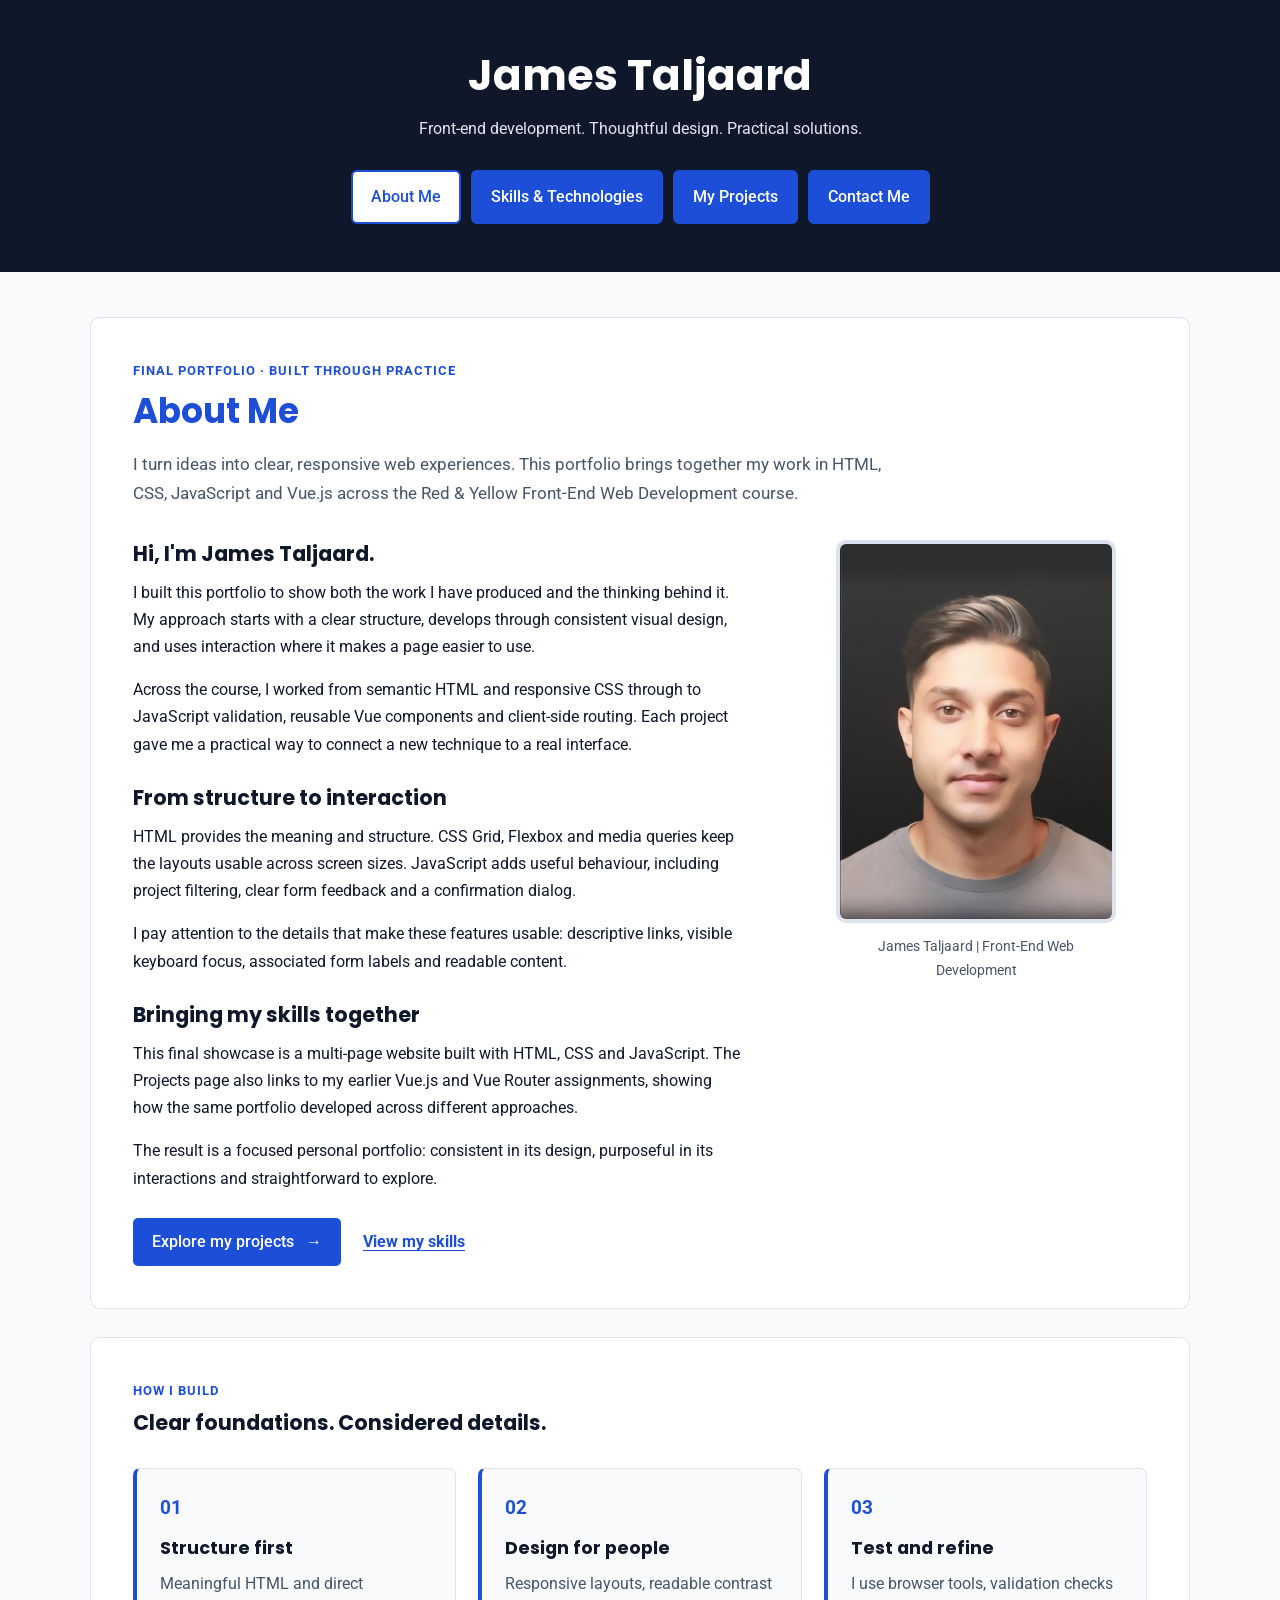
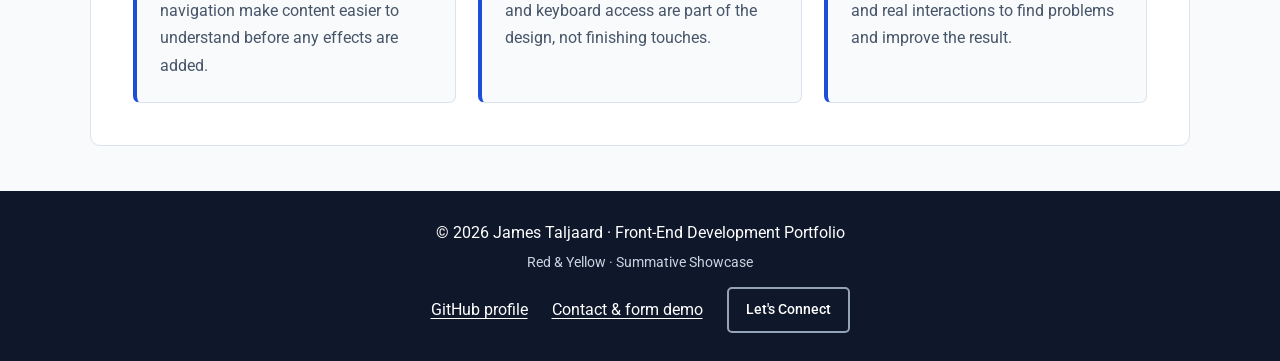
<file: index.html>
<!DOCTYPE html>
<html lang="en">
<head>
    <meta charset="UTF-8">
    <meta name="viewport" content="width=device-width, initial-scale=1.0">
    <meta name="description" content="James Taljaard&#x27;s final front-end portfolio, showcasing semantic HTML, responsive CSS, JavaScript interactions and coursework in Vue.js.">
    <title>Front-End Development Portfolio | James Taljaard</title>
    <link rel="icon" href="images/favicon.svg" type="image/svg+xml">
    <!-- These optional web fonts have local system-font fallbacks. -->
    <link rel="preconnect" href="https://fonts.googleapis.com">
    <link rel="preconnect" href="https://fonts.gstatic.com" crossorigin>
    <link href="https://fonts.googleapis.com/css2?family=Poppins:wght@600;700&amp;family=Roboto:wght@400;500;700&amp;display=swap" rel="stylesheet">
    <link rel="stylesheet" href="styles.css">
    <script src="script.js" defer></script>
</head>
<body>
    <a href="#main-content" class="skip-link">Skip to main content</a>
    <header class="site-header">
        <div class="header-inner">
            <p class="site-name"><a href="index.html">James Taljaard</a></p>
            <p class="site-tagline">Front-end development. Thoughtful design. Practical solutions.</p>
            <nav aria-label="Main navigation">
                <ul>
                    <li><a href="index.html" class="nav-tab active" aria-current="page">About Me</a></li>
                    <li><a href="learning.html" class="nav-tab">Skills &amp; Technologies</a></li>
                    <li><a href="projects.html" class="nav-tab">My Projects</a></li>
                    <li><a href="contact.html" class="nav-tab">Contact Me</a></li>
                </ul>
            </nav>
        </div>
    </header>

    <main id="main-content" class="portfolio-main" tabindex="-1">
        <section class="content-card" aria-labelledby="about-title">
            <div class="section-heading">
                <p class="section-label">Final portfolio &middot; Built through practice</p>
                <h1 id="about-title">About Me</h1>
                <p class="section-intro">I turn ideas into clear, responsive web experiences. This portfolio brings together my work in HTML, CSS, JavaScript and Vue.js across the Red &amp; Yellow Front-End Web Development course.</p>
            </div>
            <div class="about-layout">
                <div class="about-copy">
                    <section aria-labelledby="intro-title">
                        <h2 id="intro-title">Hi, I'm James Taljaard.</h2>
                        <p>I built this portfolio to show both the work I have produced and the thinking behind it. My approach starts with a clear structure, develops through consistent visual design, and uses interaction where it makes a page easier to use.</p>
                        <p>Across the course, I worked from semantic HTML and responsive CSS through to JavaScript validation, reusable Vue components and client-side routing. Each project gave me a practical way to connect a new technique to a real interface.</p>
                    </section>
                    <section aria-labelledby="practice-title">
                        <h2 id="practice-title">From structure to interaction</h2>
                        <p>HTML provides the meaning and structure. CSS Grid, Flexbox and media queries keep the layouts usable across screen sizes. JavaScript adds useful behaviour, including project filtering, clear form feedback and a confirmation dialog.</p>
                        <p>I pay attention to the details that make these features usable: descriptive links, visible keyboard focus, associated form labels and readable content.</p>
                    </section>
                    <section aria-labelledby="showcase-title">
                        <h2 id="showcase-title">Bringing my skills together</h2>
                        <p>This final showcase is a multi-page website built with HTML, CSS and JavaScript. The Projects page also links to my earlier Vue.js and Vue Router assignments, showing how the same portfolio developed across different approaches.</p>
                        <p>The result is a focused personal portfolio: consistent in its design, purposeful in its interactions and straightforward to explore.</p>
                    </section>
                    <div class="button-row">
                        <a href="projects.html" class="project-link">Explore my projects <span aria-hidden="true">&rarr;</span></a>
                        <a href="learning.html" class="text-link">View my skills</a>
                    </div>
                </div>
                <figure class="profile-figure">
                    <img src="images/james-taljaard.jpg" alt="James Taljaard" width="600" height="750" class="portrait-hover">
                    <figcaption>James Taljaard | Front-End Web Development</figcaption>
                </figure>
            </div>
        </section>
        <section class="content-card section-gap" aria-labelledby="approach-title">
            <div class="section-heading">
                <p class="section-label">How I build</p>
                <h2 id="approach-title">Clear foundations. Considered details.</h2>
            </div>
            <div class="principles-grid">
                <article class="learning-card">
                    <p class="card-number" aria-hidden="true">01</p>
                    <h3>Structure first</h3>
                    <p>Meaningful HTML and direct navigation make content easier to understand before any effects are added.</p>
                </article>
                <article class="learning-card">
                    <p class="card-number" aria-hidden="true">02</p>
                    <h3>Design for people</h3>
                    <p>Responsive layouts, readable contrast and keyboard access are part of the design, not finishing touches.</p>
                </article>
                <article class="learning-card">
                    <p class="card-number" aria-hidden="true">03</p>
                    <h3>Test and refine</h3>
                    <p>I use browser tools, validation checks and real interactions to find problems and improve the result.</p>
                </article>
            </div>
        </section>
    </main>

    <footer class="site-footer">
        <p>&copy; 2026 James Taljaard <span aria-hidden="true">&middot;</span> Front-End Development Portfolio</p>
        <p class="footer-meta">Red &amp; Yellow &middot; Summative Showcase</p>
        <div class="footer-links">
            <a href="https://github.com/JamesT2516">GitHub profile</a>
            <a href="contact.html">Contact &amp; form demo</a>
            <button type="button" id="open-contact-popup" class="footer-button" aria-controls="contact-popup" aria-expanded="false" hidden>Let's Connect</button>
        </div>
    </footer>

    <aside id="contact-popup" class="contact-popup" aria-labelledby="popup-title" hidden>
        <button type="button" id="close-popup" class="popup-close" aria-label="Close contact invitation">&times;</button>
        <p class="section-label">Start a conversation</p>
        <h2 id="popup-title">Let's Connect</h2>
        <p>Explore my work, ask about a project, or try the interactive contact form demonstration.</p>
        <a href="contact.html" class="project-link">Visit Contact Me</a>
    </aside>

</body>
</html>
</file>
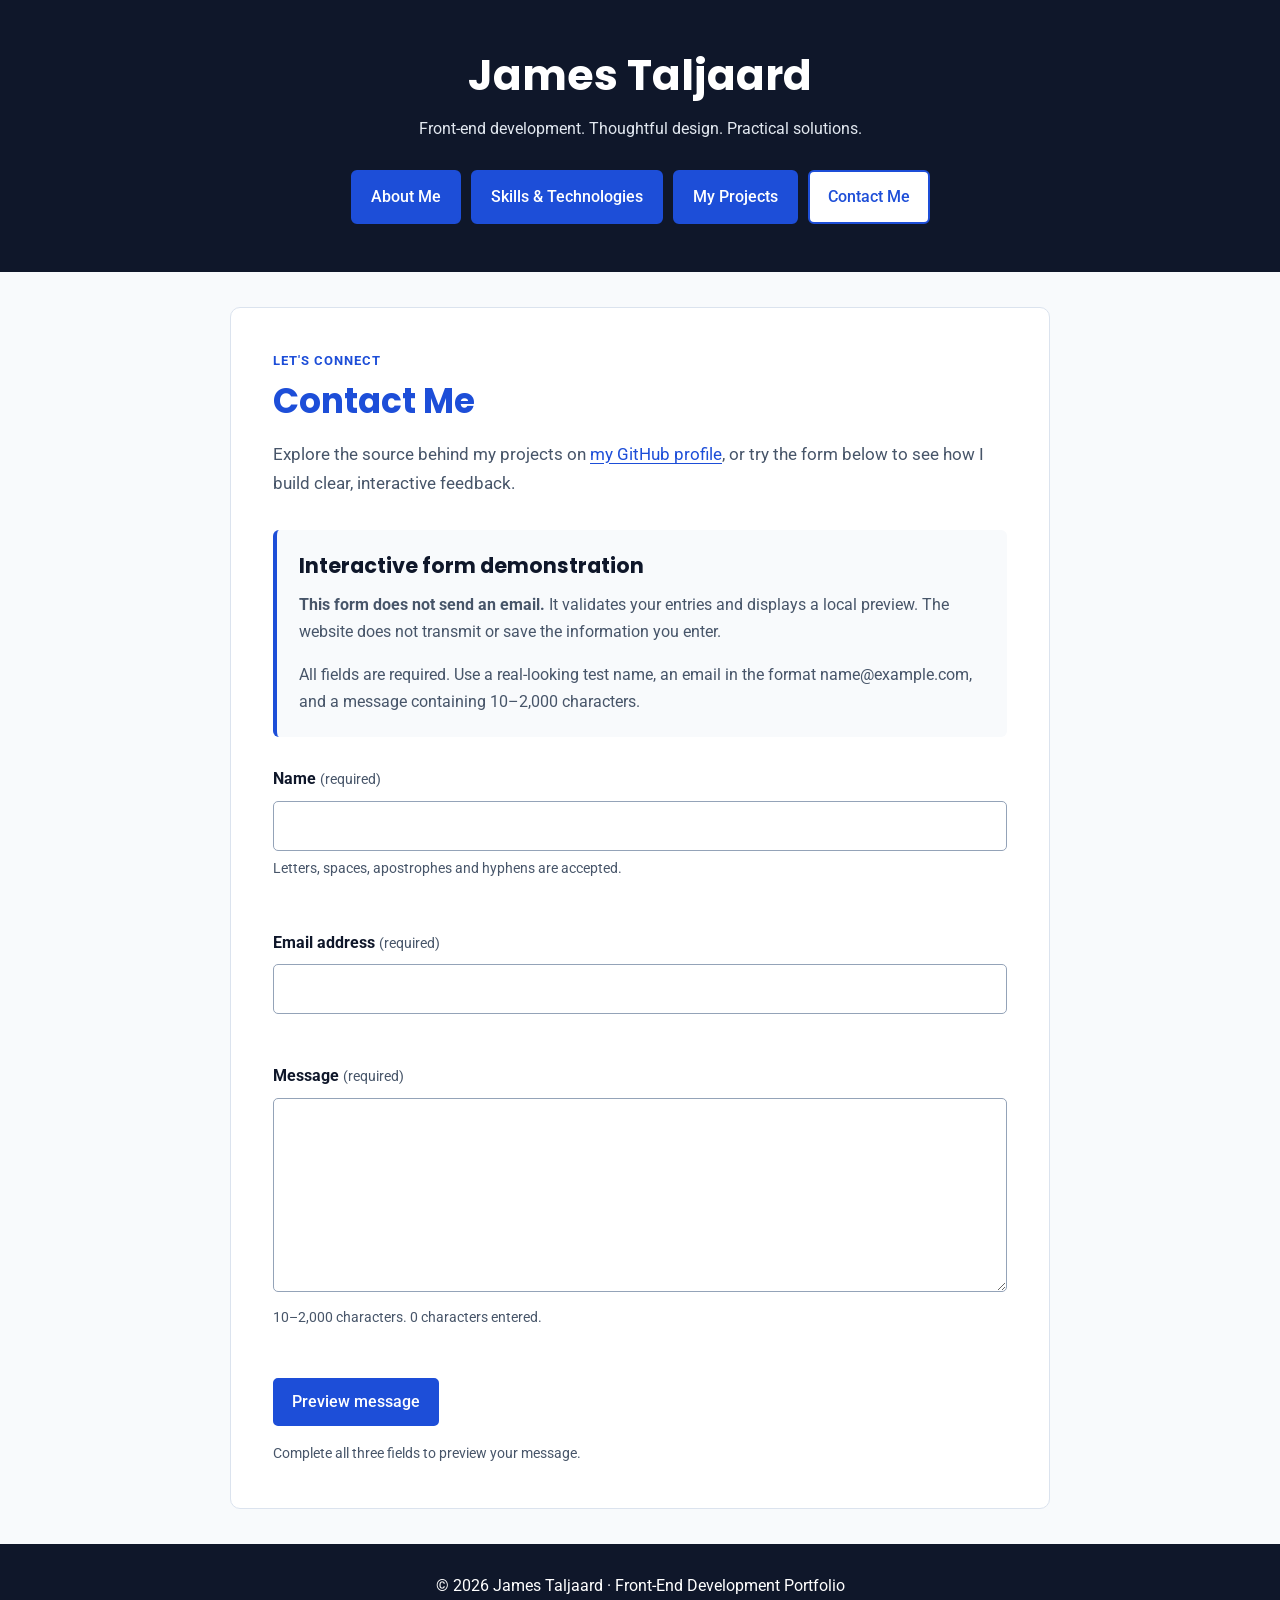
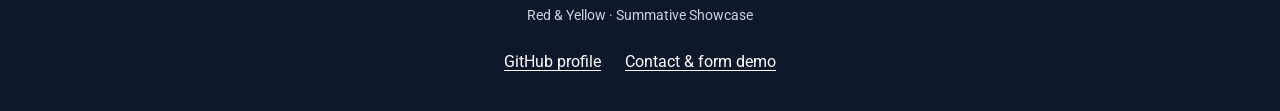
<file: contact.html>
<!DOCTYPE html>
<html lang="en">
<head>
    <meta charset="UTF-8">
    <meta name="viewport" content="width=device-width, initial-scale=1.0">
    <meta name="description" content="Try James Taljaard&#x27;s accessible JavaScript form demonstration, with inline validation and a local message preview. No email is sent.">
    <title>Contact Me | James Taljaard</title>
    <link rel="icon" href="images/favicon.svg" type="image/svg+xml">
    <link rel="preconnect" href="https://fonts.googleapis.com">
    <link rel="preconnect" href="https://fonts.gstatic.com" crossorigin>
    <link href="https://fonts.googleapis.com/css2?family=Poppins:wght@600;700&amp;family=Roboto:wght@400;500;700&amp;display=swap" rel="stylesheet">
    <link rel="stylesheet" href="styles.css">
    <script src="script.js" defer></script>
</head>
<body>
    <a href="#main-content" class="skip-link">Skip to main content</a>
    <header class="site-header">
        <div class="header-inner">
            <p class="site-name"><a href="index.html">James Taljaard</a></p>
            <p class="site-tagline">Front-end development. Thoughtful design. Practical solutions.</p>
            <nav aria-label="Main navigation">
                <ul>
                    <li><a href="index.html" class="nav-tab">About Me</a></li>
                    <li><a href="learning.html" class="nav-tab">Skills &amp; Technologies</a></li>
                    <li><a href="projects.html" class="nav-tab">My Projects</a></li>
                    <li><a href="contact.html" class="nav-tab active" aria-current="page">Contact Me</a></li>
                </ul>
            </nav>
        </div>
    </header>

    <main id="main-content" class="contact-page" tabindex="-1">
        <section class="content-card contact-form-section" aria-labelledby="contact-title">
            <div class="section-heading">
                <p class="section-label">Let's connect</p>
                <h1 id="contact-title">Contact Me</h1>
                <p class="section-intro">Explore the source behind my projects on <a href="https://github.com/JamesT2516">my GitHub profile</a>, or try the form below to see how I build clear, interactive feedback.</p>
            </div>
            <div class="contact-intro">
                <h2>Interactive form demonstration</h2>
                <p id="demo-notice"><strong>This form does not send an email.</strong> It validates your entries and displays a local preview. The website does not transmit or save the information you enter.</p>
                <p>All fields are required. Use a real-looking test name, an email in the format name@example.com, and a message containing 10&ndash;2,000 characters.</p>
            </div>
            <noscript><p class="notice">The interactive form needs JavaScript. Navigation and portfolio content remain available. No form data will be sent.</p></noscript>
            <form id="contact-form" novalidate aria-describedby="demo-notice">
                <fieldset id="contact-fields" disabled>
                    <legend class="visually-hidden">Message details</legend>
                    <div class="form-group">
                        <label for="contact-name">Name <span class="required-label">(required)</span></label>
                        <input type="text" id="contact-name" name="name" autocomplete="name" maxlength="80" aria-describedby="name-hint name-error" required>
                        <p id="name-hint" class="field-hint">Letters, spaces, apostrophes and hyphens are accepted.</p>
                        <p id="name-error" class="error-message" aria-live="polite"></p>
                    </div>
                    <div class="form-group">
                        <label for="contact-email">Email address <span class="required-label">(required)</span></label>
                        <input type="email" id="contact-email" name="email" autocomplete="email" maxlength="254" aria-describedby="email-error" required>
                        <p id="email-error" class="error-message" aria-live="polite"></p>
                    </div>
                    <div class="form-group">
                        <label for="contact-message">Message <span class="required-label">(required)</span></label>
                        <textarea id="contact-message" name="message" rows="7" minlength="10" maxlength="2000" aria-describedby="message-hint message-error" required></textarea>
                        <p id="message-hint" class="field-hint">10&ndash;2,000 characters. <span id="message-count">0</span> characters entered.</p>
                        <p id="message-error" class="error-message" aria-live="polite"></p>
                    </div>
                    <button type="submit" class="submit-button">Preview message</button>
                    <p id="form-status" class="form-status" role="status" aria-live="polite" aria-atomic="true">Complete all three fields to preview your message.</p>
                </fieldset>
            </form>
        </section>
    </main>

    <footer class="site-footer">
        <p>&copy; 2026 James Taljaard <span aria-hidden="true">&middot;</span> Front-End Development Portfolio</p>
        <p class="footer-meta">Red &amp; Yellow &middot; Summative Showcase</p>
        <div class="footer-links">
            <a href="https://github.com/JamesT2516">GitHub profile</a>
            <a href="contact.html">Contact &amp; form demo</a>

        </div>
    </footer>


    <dialog id="confirmation-modal" class="confirmation-modal" aria-labelledby="confirmation-title" aria-describedby="confirmation-note">
        <div class="modal-content">
            <button type="button" id="close-confirmation-modal" class="modal-close" aria-label="Close message preview" autofocus>&times;</button>
            <p class="modal-label">Validation complete</p>
            <h2 id="confirmation-title">Your message preview</h2>
            <p id="confirmation-note">Your entries passed the form checks. This is a preview only &mdash; no message has been sent.</p>
            <dl class="submitted-details">
                <dt>Name</dt><dd id="submitted-name"></dd>
                <dt>Email</dt><dd id="submitted-email"></dd>
                <dt>Message</dt><dd id="submitted-message"></dd>
            </dl>
            <button type="button" id="modal-done-button">Done</button>
        </div>
    </dialog>
</body>
</html>
</file>
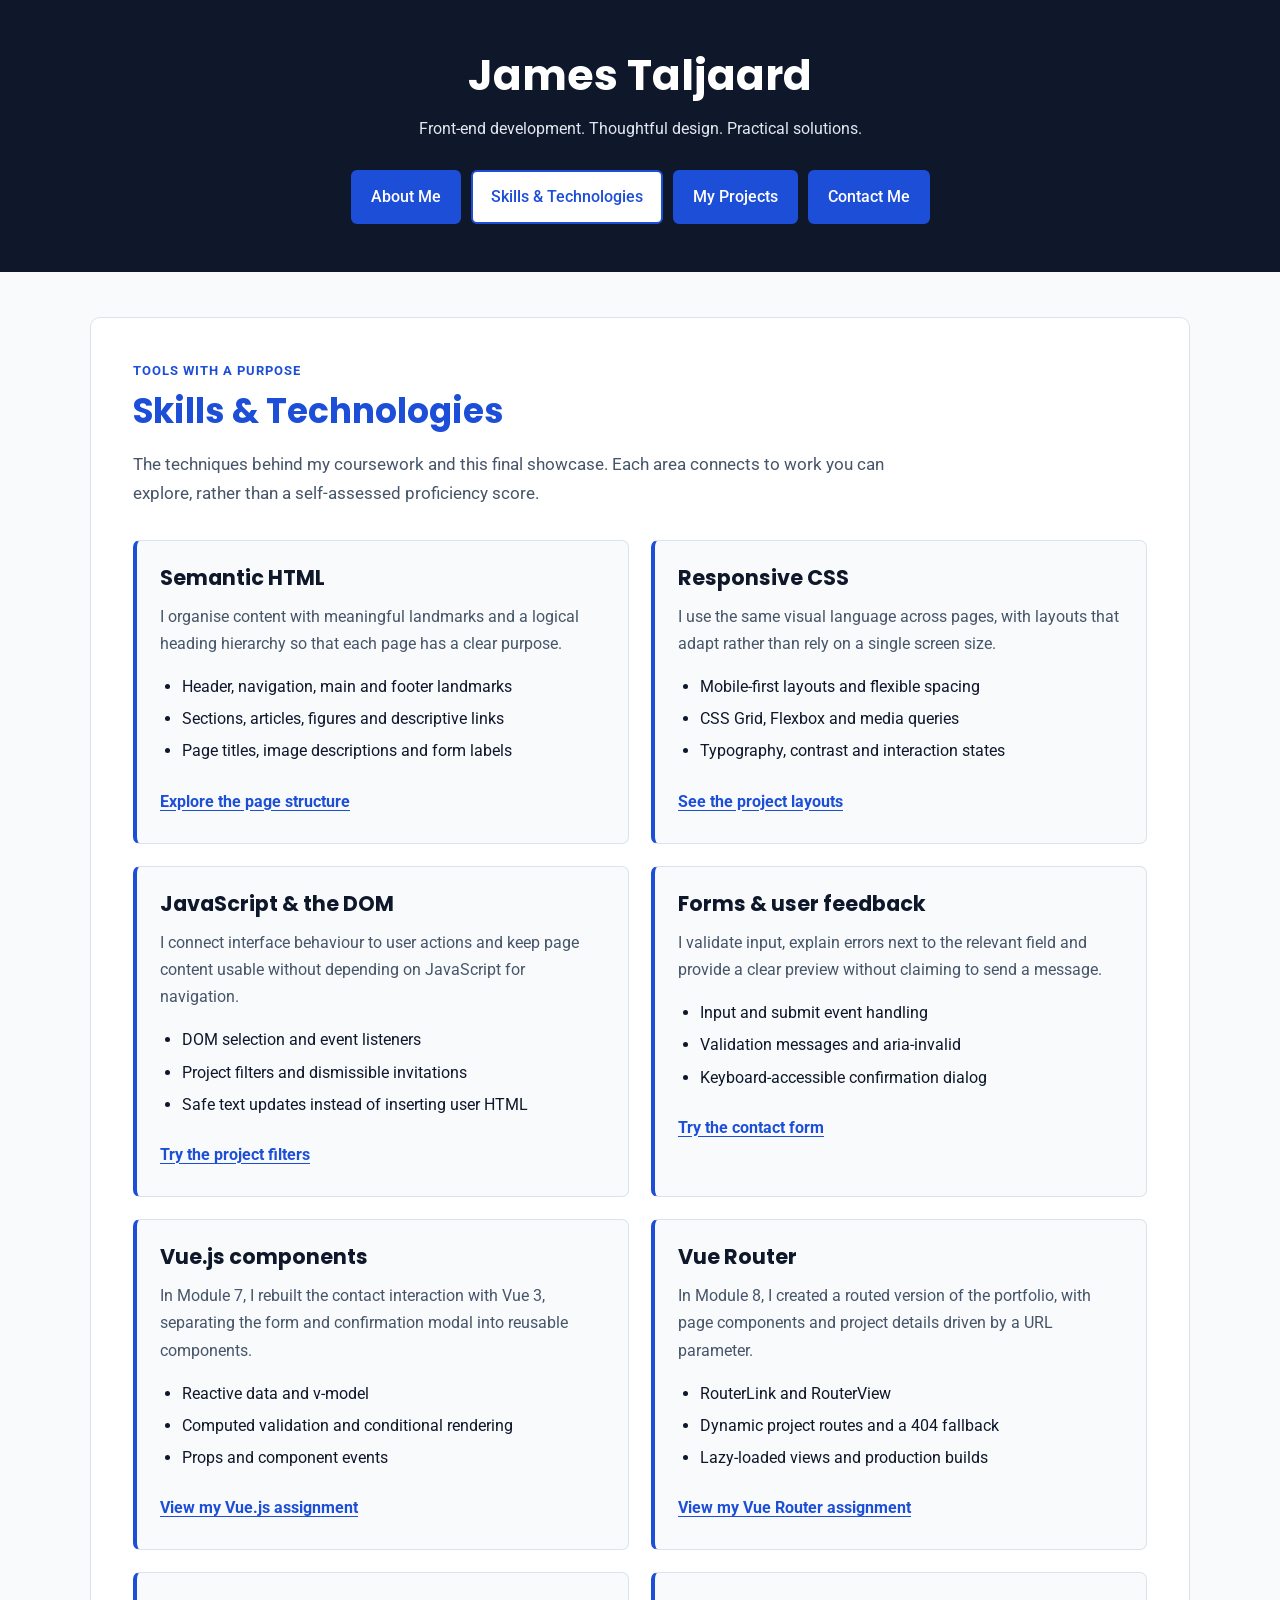
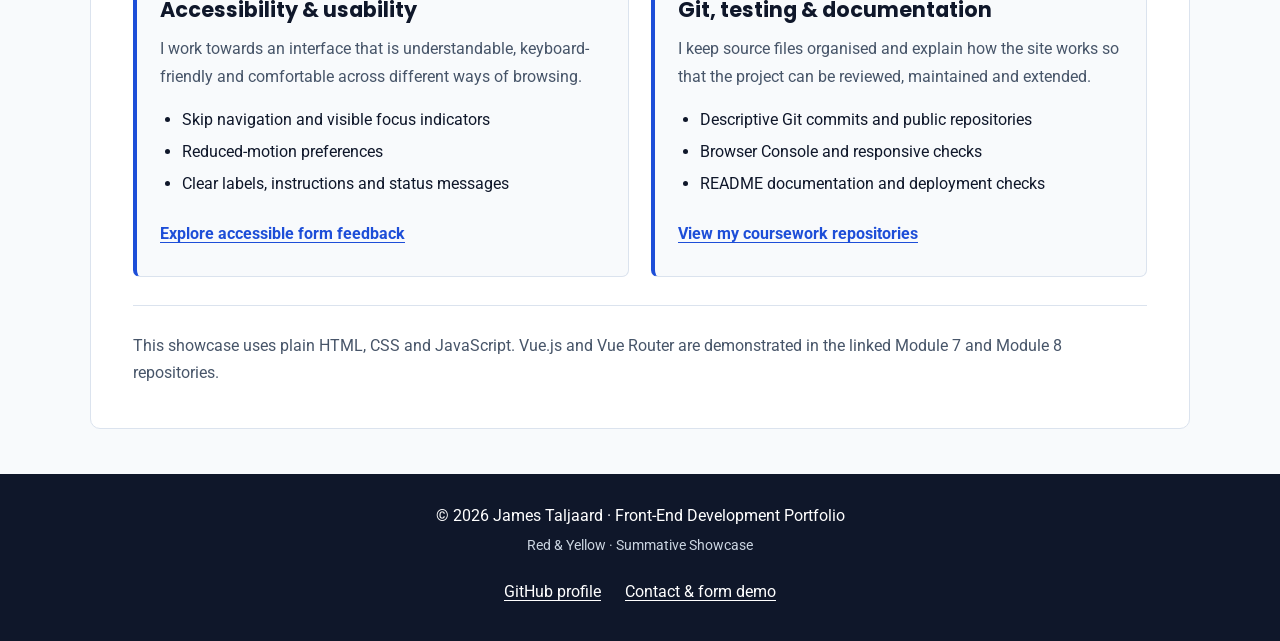
<file: learning.html>
<!DOCTYPE html>
<html lang="en">
<head>
    <meta charset="UTF-8">
    <meta name="viewport" content="width=device-width, initial-scale=1.0">
    <meta name="description" content="Explore the HTML, CSS, JavaScript, Vue.js, accessibility and Git skills demonstrated in James Taljaard&#x27;s front-end coursework.">
    <title>Skills &amp; Technologies | James Taljaard</title>
    <link rel="icon" href="images/favicon.svg" type="image/svg+xml">
    <link rel="preconnect" href="https://fonts.googleapis.com">
    <link rel="preconnect" href="https://fonts.gstatic.com" crossorigin>
    <link href="https://fonts.googleapis.com/css2?family=Poppins:wght@600;700&amp;family=Roboto:wght@400;500;700&amp;display=swap" rel="stylesheet">
    <link rel="stylesheet" href="styles.css">
    <script src="script.js" defer></script>
</head>
<body>
    <a href="#main-content" class="skip-link">Skip to main content</a>
    <header class="site-header">
        <div class="header-inner">
            <p class="site-name"><a href="index.html">James Taljaard</a></p>
            <p class="site-tagline">Front-end development. Thoughtful design. Practical solutions.</p>
            <nav aria-label="Main navigation">
                <ul>
                    <li><a href="index.html" class="nav-tab">About Me</a></li>
                    <li><a href="learning.html" class="nav-tab active" aria-current="page">Skills &amp; Technologies</a></li>
                    <li><a href="projects.html" class="nav-tab">My Projects</a></li>
                    <li><a href="contact.html" class="nav-tab">Contact Me</a></li>
                </ul>
            </nav>
        </div>
    </header>

    <main id="main-content" class="portfolio-main" tabindex="-1">
        <section class="content-card" aria-labelledby="skills-title">
            <div class="section-heading">
                <p class="section-label">Tools with a purpose</p>
                <h1 id="skills-title">Skills &amp; Technologies</h1>
                <p class="section-intro">The techniques behind my coursework and this final showcase. Each area connects to work you can explore, rather than a self-assessed proficiency score.</p>
            </div>
            <div class="learning-grid">
                <article class="learning-card">
                    <h2>Semantic HTML</h2>
                    <p>I organise content with meaningful landmarks and a logical heading hierarchy so that each page has a clear purpose.</p>
                    <ul><li>Header, navigation, main and footer landmarks</li><li>Sections, articles, figures and descriptive links</li><li>Page titles, image descriptions and form labels</li></ul>
                    <a href="index.html" class="text-link">Explore the page structure</a>
                </article>
                <article class="learning-card">
                    <h2>Responsive CSS</h2>
                    <p>I use the same visual language across pages, with layouts that adapt rather than rely on a single screen size.</p>
                    <ul><li>Mobile-first layouts and flexible spacing</li><li>CSS Grid, Flexbox and media queries</li><li>Typography, contrast and interaction states</li></ul>
                    <a href="projects.html" class="text-link">See the project layouts</a>
                </article>
                <article class="learning-card">
                    <h2>JavaScript &amp; the DOM</h2>
                    <p>I connect interface behaviour to user actions and keep page content usable without depending on JavaScript for navigation.</p>
                    <ul><li>DOM selection and event listeners</li><li>Project filters and dismissible invitations</li><li>Safe text updates instead of inserting user HTML</li></ul>
                    <a href="projects.html#project-filter" class="text-link">Try the project filters</a>
                </article>
                <article class="learning-card">
                    <h2>Forms &amp; user feedback</h2>
                    <p>I validate input, explain errors next to the relevant field and provide a clear preview without claiming to send a message.</p>
                    <ul><li>Input and submit event handling</li><li>Validation messages and aria-invalid</li><li>Keyboard-accessible confirmation dialog</li></ul>
                    <a href="contact.html" class="text-link">Try the contact form</a>
                </article>
                <article class="learning-card">
                    <h2>Vue.js components</h2>
                    <p>In Module 7, I rebuilt the contact interaction with Vue 3, separating the form and confirmation modal into reusable components.</p>
                    <ul><li>Reactive data and v-model</li><li>Computed validation and conditional rendering</li><li>Props and component events</li></ul>
                    <a href="https://github.com/JamesT2516/module-7-assignment" class="text-link">View my Vue.js assignment</a>
                </article>
                <article class="learning-card">
                    <h2>Vue Router</h2>
                    <p>In Module 8, I created a routed version of the portfolio, with page components and project details driven by a URL parameter.</p>
                    <ul><li>RouterLink and RouterView</li><li>Dynamic project routes and a 404 fallback</li><li>Lazy-loaded views and production builds</li></ul>
                    <a href="https://github.com/JamesT2516/module-8-assignment" class="text-link">View my Vue Router assignment</a>
                </article>
                <article class="learning-card">
                    <h2>Accessibility &amp; usability</h2>
                    <p>I work towards an interface that is understandable, keyboard-friendly and comfortable across different ways of browsing.</p>
                    <ul><li>Skip navigation and visible focus indicators</li><li>Reduced-motion preferences</li><li>Clear labels, instructions and status messages</li></ul>
                    <a href="contact.html" class="text-link">Explore accessible form feedback</a>
                </article>
                <article class="learning-card">
                    <h2>Git, testing &amp; documentation</h2>
                    <p>I keep source files organised and explain how the site works so that the project can be reviewed, maintained and extended.</p>
                    <ul><li>Descriptive Git commits and public repositories</li><li>Browser Console and responsive checks</li><li>README documentation and deployment checks</li></ul>
                    <a href="https://github.com/JamesT2516" class="text-link">View my coursework repositories</a>
                </article>
            </div>
            <p class="context-note">This showcase uses plain HTML, CSS and JavaScript. Vue.js and Vue Router are demonstrated in the linked Module 7 and Module 8 repositories.</p>
        </section>
    </main>

    <footer class="site-footer">
        <p>&copy; 2026 James Taljaard <span aria-hidden="true">&middot;</span> Front-End Development Portfolio</p>
        <p class="footer-meta">Red &amp; Yellow &middot; Summative Showcase</p>
        <div class="footer-links">
            <a href="https://github.com/JamesT2516">GitHub profile</a>
            <a href="contact.html">Contact &amp; form demo</a>

        </div>
    </footer>


</body>
</html>
</file>
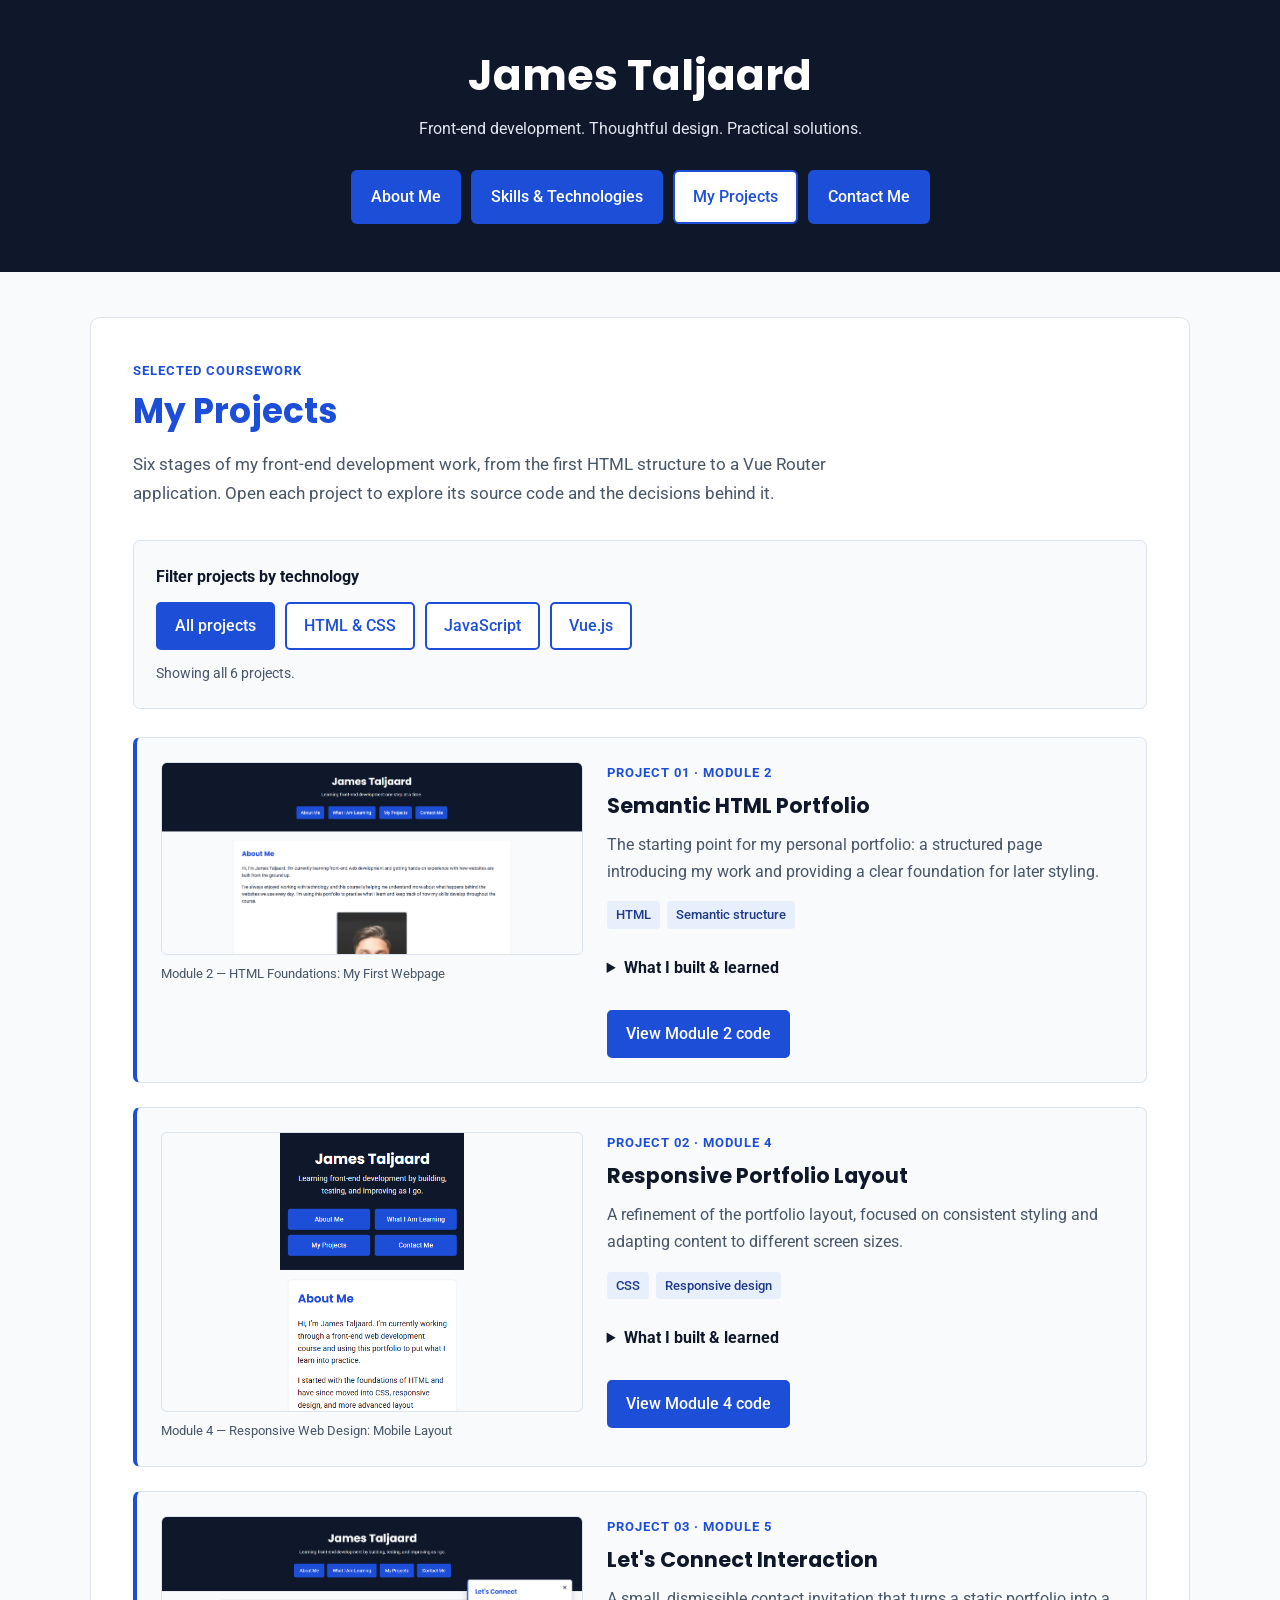
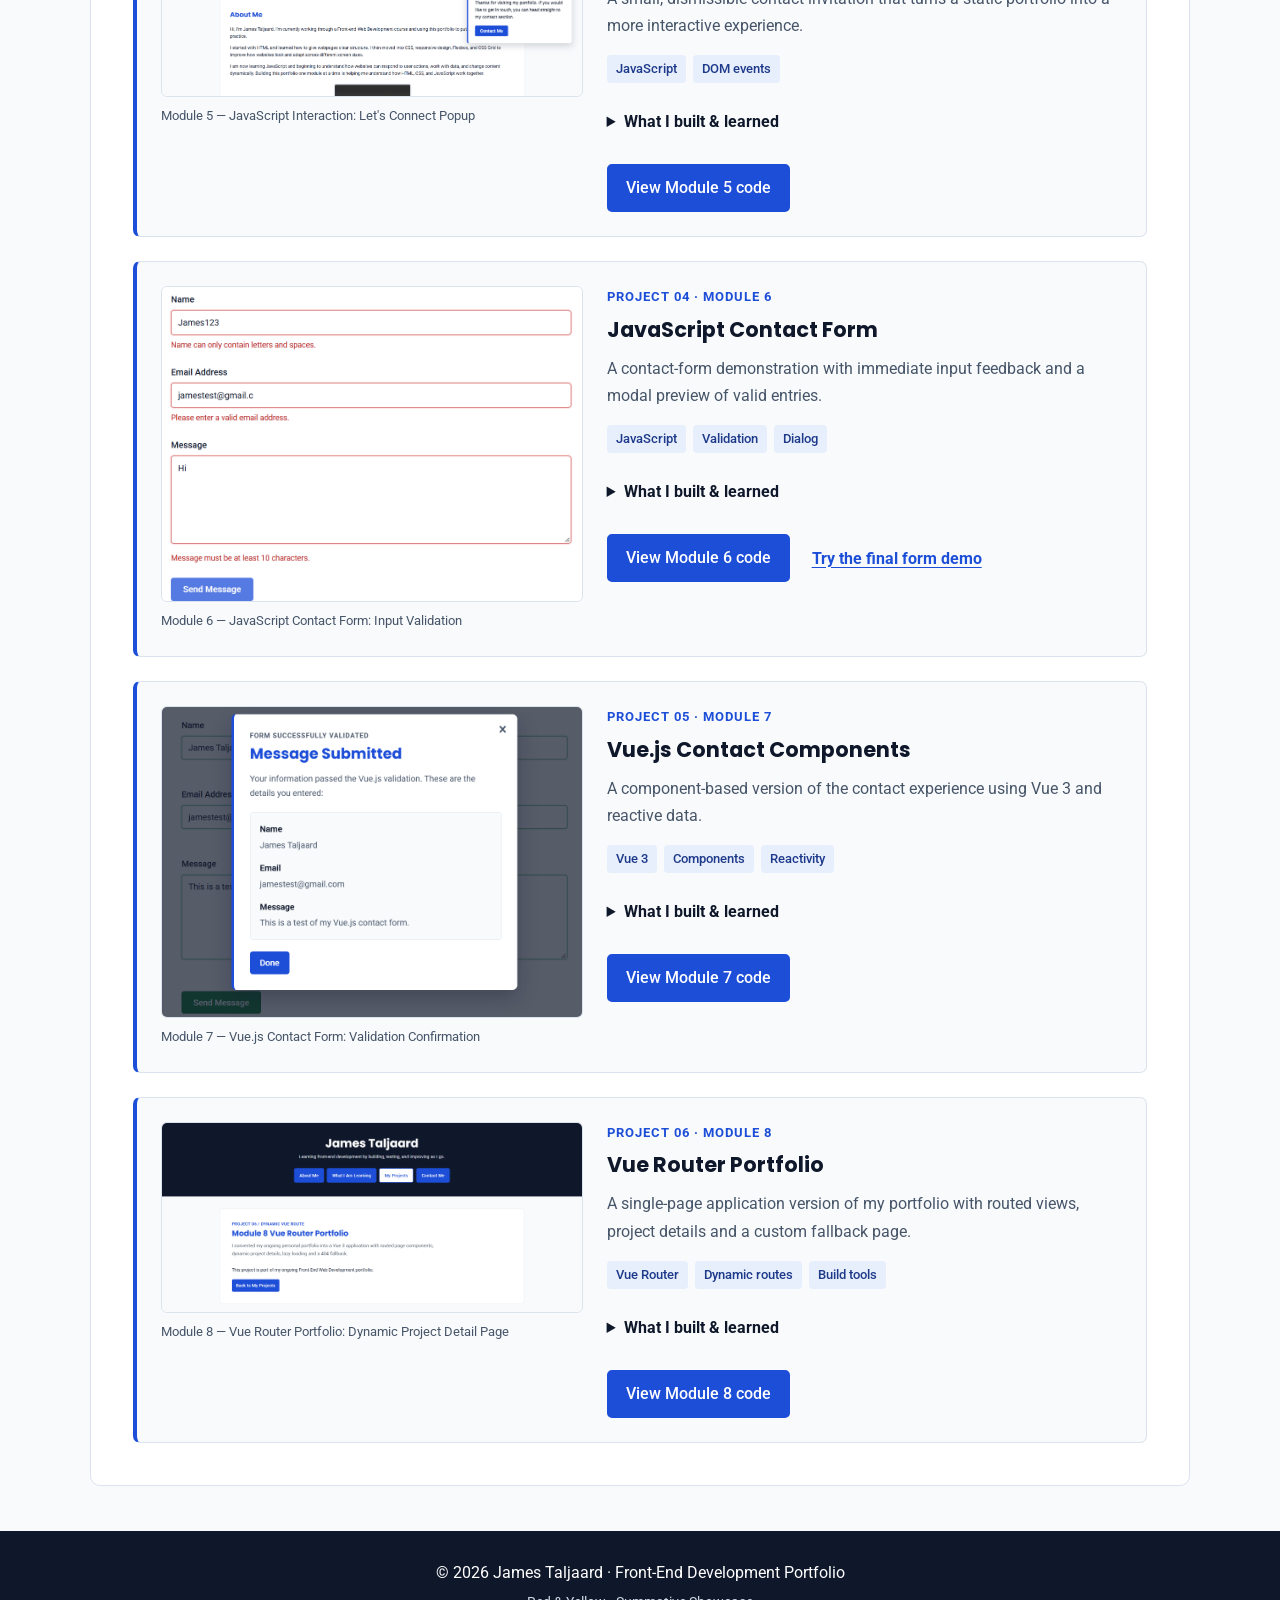
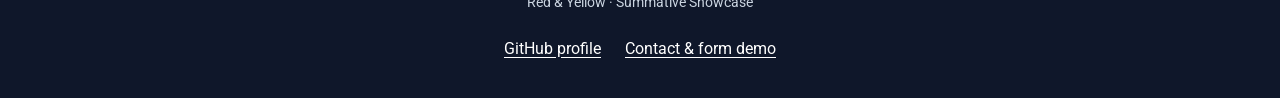
<file: projects.html>
<!DOCTYPE html>
<html lang="en">
<head>
    <meta charset="UTF-8">
    <meta name="viewport" content="width=device-width, initial-scale=1.0">
    <meta name="description" content="Explore James Taljaard&#x27;s HTML, CSS, JavaScript and Vue coursework, with project reflections and source repositories.">
    <title>My Projects | James Taljaard</title>
    <link rel="icon" href="images/favicon.svg" type="image/svg+xml">
    <link rel="preconnect" href="https://fonts.googleapis.com">
    <link rel="preconnect" href="https://fonts.gstatic.com" crossorigin>
    <link href="https://fonts.googleapis.com/css2?family=Poppins:wght@600;700&amp;family=Roboto:wght@400;500;700&amp;display=swap" rel="stylesheet">
    <link rel="stylesheet" href="styles.css">
    <script src="script.js" defer></script>
</head>
<body>
    <a href="#main-content" class="skip-link">Skip to main content</a>
    <header class="site-header">
        <div class="header-inner">
            <p class="site-name"><a href="index.html">James Taljaard</a></p>
            <p class="site-tagline">Front-end development. Thoughtful design. Practical solutions.</p>
            <nav aria-label="Main navigation">
                <ul>
                    <li><a href="index.html" class="nav-tab">About Me</a></li>
                    <li><a href="learning.html" class="nav-tab">Skills &amp; Technologies</a></li>
                    <li><a href="projects.html" class="nav-tab active" aria-current="page">My Projects</a></li>
                    <li><a href="contact.html" class="nav-tab">Contact Me</a></li>
                </ul>
            </nav>
        </div>
    </header>

    <main id="main-content" class="portfolio-main" tabindex="-1">
        <section class="content-card" aria-labelledby="projects-title">
            <div class="section-heading">
                <p class="section-label">Selected coursework</p>
                <h1 id="projects-title">My Projects</h1>
                <p class="section-intro">Six stages of my front-end development work, from the first HTML structure to a Vue Router application. Open each project to explore its source code and the decisions behind it.</p>
            </div>
            <div id="project-filter" class="project-filter" hidden>
                <fieldset>
                    <legend>Filter projects by technology</legend>
                    <div class="filter-buttons">
                        <button type="button" data-filter="all" aria-pressed="true" aria-controls="project-list">All projects</button>
                        <button type="button" data-filter="foundations" aria-pressed="false" aria-controls="project-list">HTML &amp; CSS</button>
                        <button type="button" data-filter="javascript" aria-pressed="false" aria-controls="project-list">JavaScript</button>
                        <button type="button" data-filter="vue" aria-pressed="false" aria-controls="project-list">Vue.js</button>
                    </div>
                </fieldset>
                <p id="filter-status" class="filter-status" role="status" aria-live="polite" aria-atomic="true">Showing all 6 projects.</p>
            </div>
            <div id="project-list" class="project-list">
                <article class="project-card" id="semantic-portfolio" data-category="foundations" aria-labelledby="project-title-1">
                    <figure class="project-media">
                        <img
                            src="images/module-2-html.png"
                            alt="Module 2 HTML Foundations project showing the original webpage created using semantic HTML"
                            loading="lazy"
                        >
                        <figcaption>Module 2 — HTML Foundations: My First Webpage</figcaption>
                    </figure>
                    <div class="project-copy">
                        <p class="section-label">Project 01 &middot; Module 2</p>
                        <h2 id="project-title-1">Semantic HTML Portfolio</h2>
                        <p>The starting point for my personal portfolio: a structured page introducing my work and providing a clear foundation for later styling.</p>
                        <ul class="tag-list" aria-label="Technologies"><li>HTML</li><li>Semantic structure</li></ul>
                        <details>
                            <summary>What I built &amp; learned</summary>
                            <p><strong>Implementation:</strong> Organised the portfolio content using HTML elements and navigation links, establishing the introduction and project structure.</p>
                            <p><strong>Reflection:</strong> A useful layout begins with meaningful content and a logical document structure, before colour or interaction is added.</p>
                        </details>
                        <div class="button-row">
                            <a class="project-link" href="https://github.com/JamesT2516/module-2-assignment">View Module 2 code</a>

                        </div>
                    </div>
                </article>
                <article class="project-card" id="responsive-layout" data-category="foundations" aria-labelledby="project-title-2">
                    <figure class="project-media">
                        <img
                            src="images/module-4-responsive.png"
                            alt="Module 4 responsive portfolio displayed in Chrome's mobile device view, demonstrating the layout at a smaller screen width"
                            loading="lazy"
                            style="width: 100%; height: 280px; object-fit: contain; object-position: center;"
                        >
                        <figcaption>Module 4 — Responsive Web Design: Mobile Layout</figcaption>
                    </figure>
                    <div class="project-copy">
                        <p class="section-label">Project 02 &middot; Module 4</p>
                        <h2 id="project-title-2">Responsive Portfolio Layout</h2>
                        <p>A refinement of the portfolio layout, focused on consistent styling and adapting content to different screen sizes.</p>
                        <ul class="tag-list" aria-label="Technologies"><li>CSS</li><li>Responsive design</li></ul>
                        <details>
                            <summary>What I built &amp; learned</summary>
                            <p><strong>Implementation:</strong> Developed the portfolio with responsive CSS, flexible layout techniques and reusable visual styles.</p>
                            <p><strong>Reflection:</strong> Responsive design is about readable content and usable controls, not simply shrinking a desktop page.</p>
                        </details>
                        <div class="button-row">
                            <a class="project-link" href="https://github.com/JamesT2516/module-4-assignment">View Module 4 code</a>

                        </div>
                    </div>
                </article>
                <article class="project-card" id="contact-invitation" data-category="javascript" aria-labelledby="project-title-3">
                    <figure class="project-media">
                        <img
                            src="images/module-5-popup.png"
                            alt="Module 5 portfolio showing the interactive Let's Connect popup with a Contact Me button and close control"
                            loading="lazy"
                        >
                        <figcaption>Module 5 — JavaScript Interaction: Let's Connect Popup</figcaption>
                    </figure>
                    <div class="project-copy">
                        <p class="section-label">Project 03 &middot; Module 5</p>
                        <h2 id="project-title-3">Let&#x27;s Connect Interaction</h2>
                        <p>A small, dismissible contact invitation that turns a static portfolio into a more interactive experience.</p>
                        <ul class="tag-list" aria-label="Technologies"><li>JavaScript</li><li>DOM events</li></ul>
                        <details>
                            <summary>What I built &amp; learned</summary>
                            <p><strong>Implementation:</strong> Connected DOM selection, functions and click events to show, close and use a floating contact popup.</p>
                            <p><strong>Reflection:</strong> An interaction should help the visitor take a useful next step without getting in the way of the page.</p>
                        </details>
                        <div class="button-row">
                            <a class="project-link" href="https://github.com/JamesT2516/module-5-assignment">View Module 5 code</a>

                        </div>
                    </div>
                </article>
                <article class="project-card" id="javascript-form" data-category="javascript" aria-labelledby="project-title-4">
                    <figure class="project-media">
                        <img
                            src="images/module-6-contact-form.png"
                            alt="Module 6 JavaScript contact form demonstrating input validation with red borders and error messages"
                            loading="lazy"
                        >
                        <figcaption>Module 6 — JavaScript Contact Form: Input Validation</figcaption>
                    </figure>
                    <div class="project-copy">
                        <p class="section-label">Project 04 &middot; Module 6</p>
                        <h2 id="project-title-4">JavaScript Contact Form</h2>
                        <p>A contact-form demonstration with immediate input feedback and a modal preview of valid entries.</p>
                        <ul class="tag-list" aria-label="Technologies"><li>JavaScript</li><li>Validation</li><li>Dialog</li></ul>
                        <details>
                            <summary>What I built &amp; learned</summary>
                            <p><strong>Implementation:</strong> Validated a name, email address and message, displayed relevant errors and showed the entered details without submitting them to a server.</p>
                            <p><strong>Reflection:</strong> Clear feedback and predictable focus behaviour matter just as much as whether the validation logic works.</p>
                        </details>
                        <div class="button-row">
                            <a class="project-link" href="https://github.com/JamesT2516/module-6-assignment">View Module 6 code</a>
                            <a class="text-link" href="contact.html">Try the final form demo</a>
                        </div>
                    </div>
                </article>
                <article class="project-card" id="vue-components" data-category="vue" aria-labelledby="project-title-5">
                    <figure class="project-media">
                        <img
                            src="images/module-7-contact-form.png"
                            alt="Module 7 Vue.js contact form showing a successful validation confirmation modal with test details"
                            width="993"
                            height="732"
                            loading="lazy"
                        >
                        <figcaption>Module 7 — Vue.js Contact Form: Validation Confirmation</figcaption>
                    </figure>
                    <div class="project-copy">
                        <p class="section-label">Project 05 &middot; Module 7</p>
                        <h2 id="project-title-5">Vue.js Contact Components</h2>
                        <p>A component-based version of the contact experience using Vue 3 and reactive data.</p>
                        <ul class="tag-list" aria-label="Technologies"><li>Vue 3</li><li>Components</li><li>Reactivity</li></ul>
                        <details>
                            <summary>What I built &amp; learned</summary>
                            <p><strong>Implementation:</strong> Separated the form and confirmation modal into reusable components, using data binding, validation and component communication.</p>
                            <p><strong>Reflection:</strong> Breaking an interface into components makes the responsibilities of each part easier to understand and reuse.</p>
                        </details>
                        <div class="button-row">
                            <a class="project-link" href="https://github.com/JamesT2516/module-7-assignment">View Module 7 code</a>

                        </div>
                    </div>
                </article>
                <article class="project-card" id="vue-router" data-category="vue" aria-labelledby="project-title-6">
                    <figure class="project-media">
                        <img
                            src="images/module-8-portfolio.png"
                            alt="Module 8 Vue Router portfolio showing a dynamic project detail page with active navigation and a back button"
                            width="1900"
                            height="857"
                            loading="lazy"
                        >
                        <figcaption>Module 8 — Vue Router Portfolio: Dynamic Project Detail Page</figcaption>
                    </figure>
                    <div class="project-copy">
                        <p class="section-label">Project 06 &middot; Module 8</p>
                        <h2 id="project-title-6">Vue Router Portfolio</h2>
                        <p>A single-page application version of my portfolio with routed views, project details and a custom fallback page.</p>
                        <ul class="tag-list" aria-label="Technologies"><li>Vue Router</li><li>Dynamic routes</li><li>Build tools</li></ul>
                        <details>
                            <summary>What I built &amp; learned</summary>
                            <p><strong>Implementation:</strong> Added page navigation, a dynamic project route and 404 handling, then checked the project with ESLint, a production build and browser tools.</p>
                            <p><strong>Reflection:</strong> Routing connects the interface to meaningful URLs and makes a growing application easier to organise.</p>
                        </details>
                        <div class="button-row">
                            <a class="project-link" href="https://github.com/JamesT2516/module-8-assignment">View Module 8 code</a>

                        </div>
                    </div>
                </article>
            </div>
        </section>
    </main>

    <footer class="site-footer">
        <p>&copy; 2026 James Taljaard <span aria-hidden="true">&middot;</span> Front-End Development Portfolio</p>
        <p class="footer-meta">Red &amp; Yellow &middot; Summative Showcase</p>
        <div class="footer-links">
            <a href="https://github.com/JamesT2516">GitHub profile</a>
            <a href="contact.html">Contact &amp; form demo</a>

        </div>
    </footer>


</body>
</html>
</file>
<file: styles.css>
/* 1. Foundations: readable defaults, normal document flow and progressive enhancement. */
:root {
    --navy: #0f172a;
    --blue: #1d4ed8;
    --blue-dark: #1e40af;
    --paper: #ffffff;
    --background: #f8fafc;
    --muted: #475569;
    --border: #dbe3ee;
    --error: #b91c1c;
    --success: #166534;
    --radius: 10px;
}

* { box-sizing: border-box; }
html { scroll-behavior: smooth; }
body {
    min-height: 100vh;
    min-height: 100dvh;
    margin: 0;
    display: flex;
    flex-direction: column;
    background: var(--background);
    color: var(--navy);
    font-family: "Roboto", Arial, sans-serif;
    font-size: 16px;
    line-height: 1.7;
}
main { flex: 1; }
img { display: block; max-width: 100%; height: auto; }
[hidden] { display: none !important; }
h1, h2, h3, .site-name {
    font-family: "Poppins", Arial, sans-serif;
    line-height: 1.3;
}
h1 { margin: 0 0 16px; color: var(--blue); font-size: clamp(1.75rem, 3.5vw, 2.15rem); }
h2 { margin: 0 0 12px; font-size: 1.3rem; }
h3 { margin: 0 0 10px; font-size: 1.1rem; }
p { margin: 0 0 1rem; }
p:last-child { margin-bottom: 0; }
a { color: var(--blue); text-underline-offset: 0.2em; }
a:hover { text-decoration-thickness: 2px; }
button, input, textarea { font: inherit; }
button, a { -webkit-tap-highlight-color: transparent; }

/* A white separation ring keeps the blue focus outline visible on a dark background. */
:focus-visible {
    outline: 3px solid var(--blue);
    outline-offset: 4px;
    box-shadow: 0 0 0 4px var(--paper);
}
main:focus { outline: none; box-shadow: none; }
.visually-hidden {
    position: absolute;
    width: 1px;
    height: 1px;
    padding: 0;
    margin: -1px;
    overflow: hidden;
    clip-path: inset(50%);
    white-space: nowrap;
    border: 0;
}
.skip-link {
    position: absolute;
    top: 12px;
    left: 12px;
    z-index: 3000;
    padding: 10px 18px;
    background: var(--paper);
    border-radius: 5px;
    transform: translateY(-180%);
    font-weight: 700;
}
.skip-link:focus { transform: translateY(0); }

/* 2. Shared header and real page links (no JavaScript needed for navigation). */
.site-header {
    padding: 36px 20px;
    background: var(--navy);
    color: var(--paper);
    text-align: center;
}
.header-inner { max-width: 1100px; margin: auto; }
.site-name { margin: 0 0 12px; font-size: clamp(2rem, 4vw, 2.65rem); font-weight: 700; }
.site-name a { color: inherit; text-decoration: none; }
.site-tagline { margin: 0; color: #e2e8f0; }
nav { margin-top: 28px; }
nav ul {
    display: grid;
    grid-template-columns: repeat(2, minmax(0, 1fr));
    gap: 10px;
    max-width: 740px;
    margin: 0 auto;
    padding: 0;
    list-style: none;
}
.nav-tab {
    display: flex;
    align-items: center;
    justify-content: center;
    min-height: 48px;
    height: 100%;
    padding: 10px 14px;
    border: 2px solid var(--blue);
    border-radius: 6px;
    background: var(--blue);
    color: var(--paper);
    font-weight: 500;
    text-decoration: none;
    transition: background-color 160ms ease, color 160ms ease;
}
.nav-tab:hover, .nav-tab:focus-visible, .nav-tab[aria-current="page"] {
    background: var(--paper);
    color: var(--blue);
}

/* 3. Content and reusable visual patterns. */
.portfolio-main, .contact-page {
    width: min(90%, 1100px);
    margin: 35px auto;
}
.contact-page { max-width: 820px; }
.content-card {
    padding: 25px;
    background: var(--paper);
    border: 1px solid var(--border);
    border-radius: var(--radius);
}
.section-gap { margin-top: 28px; }
.section-heading { margin-bottom: 32px; }
.section-label {
    margin: 0 0 8px;
    color: var(--blue);
    font-size: 0.8rem;
    font-weight: 700;
    letter-spacing: 0.08em;
    text-transform: uppercase;
}
.section-intro { max-width: 760px; margin: 0; color: var(--muted); font-size: 1.06rem; }
.about-layout { display: grid; grid-template-columns: minmax(0, 1fr); gap: 32px; }
.about-copy section { margin-bottom: 26px; }
.about-copy p { max-width: 68ch; }
.profile-figure { margin: 0; text-align: center; }
.profile-figure img { width: 280px; margin: 0 auto; border: 4px solid var(--border); border-radius: 10px; }
.profile-figure figcaption { max-width: 32ch; margin: 12px auto 0; color: var(--muted); font-size: 0.875rem; }
.learning-grid, .principles-grid { display: grid; grid-template-columns: minmax(0, 1fr); gap: 22px; }
.learning-card {
    padding: 23px;
    border: 1px solid var(--border);
    border-left: 4px solid var(--blue);
    border-radius: 7px;
    background: var(--background);
}
.learning-card p { color: var(--muted); }
.learning-card ul { padding-left: 22px; margin: 0 0 18px; }
.learning-card li { margin-bottom: 5px; }
.card-number { margin: 0 0 12px; color: var(--blue) !important; font-weight: 700; font-size: 1.2rem; }
.context-note { padding-top: 26px; margin-top: 28px; border-top: 1px solid var(--border); color: var(--muted); }
.button-row { display: flex; flex-wrap: wrap; align-items: center; gap: 12px 22px; margin-top: 20px; }
.project-link, button {
    display: inline-flex;
    gap: 12px;
    align-items: center;
    justify-content: center;
    min-height: 46px;
    padding: 10px 17px;
    background: var(--blue);
    color: var(--paper);
    border: 2px solid var(--blue);
    border-radius: 5px;
    font-weight: 500;
    line-height: 1.5;
    text-decoration: none;
    cursor: pointer;
    transition: background-color 160ms ease, border-color 160ms ease;
}
.project-link:hover, button:hover { background: var(--navy); border-color: var(--navy); text-decoration: none; }
button:disabled { cursor: not-allowed; }
.text-link { display: inline-block; padding: 5px 0; font-weight: 700; }

/* 4. Static project cards with a progressively enhanced JavaScript filter. */
.project-filter { margin: 0 0 28px; padding: 22px; background: var(--background); border-radius: 7px; border: 1px solid var(--border); }
.project-filter fieldset, #contact-fields { border: 0; margin: 0; padding: 0; min-width: 0; }
.project-filter legend { margin: 0 0 12px; padding: 0; font-weight: 700; }
.filter-buttons { display: flex; flex-wrap: wrap; gap: 10px; }
.filter-buttons button { background: var(--paper); color: var(--blue); }
.filter-buttons button[aria-pressed="true"], .filter-buttons button:hover { background: var(--blue); color: var(--paper); }
.filter-status { margin-top: 12px; color: var(--muted); font-size: 0.9rem; }
.project-list { display: grid; gap: 24px; }
.project-card {
    display: grid;
    grid-template-columns: minmax(0, 1fr);
    gap: 24px;
    padding: 24px;
    border: 1px solid var(--border);
    border-left: 4px solid var(--blue);
    border-radius: 7px;
    background: var(--background);
    scroll-margin-top: 20px;
}
.project-copy, .project-media { min-width: 0; }
.project-media { margin: 0; }
.project-media img { width: 100%; border: 1px solid var(--border); border-radius: 6px; }
.project-media figcaption { margin-top: 8px; color: var(--muted); font-size: 0.8rem; }
.project-copy > p { color: var(--muted); }
.project-copy > .section-label { color: var(--blue); }
.tag-list { display: flex; flex-wrap: wrap; gap: 7px; padding: 0; margin: 16px 0; list-style: none; }
.tag-list li { padding: 3px 9px; background: #e8effc; border-radius: 4px; color: #1e3a8a; font-size: 0.8rem; font-weight: 500; }
details { margin-top: 14px; }
summary { cursor: pointer; padding: 9px 0; color: var(--navy); font-weight: 700; }
details p { margin: 10px 0; color: var(--muted); }

/* 5. Form feedback is text-based as well as colour-based. */
.contact-intro { padding: 22px; border-left: 4px solid var(--blue); border-radius: 6px; background: var(--background); margin-bottom: 28px; }
.contact-intro p { color: var(--muted); }
.form-group { margin-bottom: 22px; }
.form-group label { display: block; margin-bottom: 8px; font-weight: 700; }
.required-label { font-weight: 400; font-size: 0.9rem; color: var(--muted); }
.form-group input, .form-group textarea {
    width: 100%;
    padding: 12px;
    border: 1px solid #94a3b8;
    border-radius: 5px;
    background: var(--paper);
    color: var(--navy);
    font-size: 16px;
    line-height: 1.5;
}
.form-group textarea { min-height: 160px; resize: vertical; }
.form-group input:focus, .form-group textarea:focus { border-color: var(--blue); }
.field-hint { margin: 6px 0 0; color: var(--muted); font-size: 0.875rem; }
.error-message { min-height: 1.5em; margin: 5px 0 0; color: var(--error); font-size: 0.875rem; }
.form-group .input-error { border: 2px solid var(--error); }
.form-group .input-valid { border-color: var(--success); }
.submit-button.form-valid { background: var(--success); border-color: var(--success); }
.submit-button.form-valid:hover { background: #14532d; }
.form-status { margin-top: 16px; color: var(--muted); font-size: 0.9rem; }
.notice { margin-bottom: 20px; padding: 15px; border: 2px solid var(--blue); border-radius: 5px; }

/* 6. Native dialog: focus containment is supplied by showModal(), not a visual overlay alone. */
.confirmation-modal {
    width: min(540px, calc(100% - 32px));
    max-height: calc(100dvh - 32px);
    margin: auto;
    padding: 0;
    border: 0;
    border-left: 5px solid var(--blue);
    border-radius: 9px;
    color: var(--navy);
    background: var(--paper);
    box-shadow: 0 15px 40px rgb(15 23 42 / 30%);
    overflow: auto;
}
.confirmation-modal::backdrop { background: rgb(15 23 42 / 75%); }
.modal-content { position: relative; padding: 32px; }
.modal-content h2 { margin: 0 34px 12px 0; color: var(--blue); }
.modal-label { margin: 0 40px 6px 0; color: var(--success); font-size: 0.8rem; font-weight: 700; text-transform: uppercase; letter-spacing: .06em; }
.modal-close, .popup-close {
    position: absolute;
    top: 8px;
    right: 8px;
    width: 44px;
    height: 44px;
    padding: 0;
    min-height: 44px;
    border-color: transparent;
    background: transparent;
    color: var(--muted);
    font-size: 28px;
    line-height: 1;
}
.modal-close:hover, .popup-close:hover { border-color: var(--border); background: var(--background); color: var(--navy); }
.submitted-details { margin: 22px 0; padding: 20px; border: 1px solid var(--border); border-radius: 6px; background: var(--background); }
.submitted-details dt { font-weight: 700; margin-top: 14px; }
.submitted-details dt:first-child { margin-top: 0; }
.submitted-details dd { margin: 3px 0 0; color: var(--muted); white-space: pre-wrap; overflow-wrap: anywhere; }
body.modal-open { overflow: hidden; }

/* 7. The existing contact invitation, with session-based dismissal and no focus stealing. */
.contact-popup {
    position: fixed;
    right: 24px;
    bottom: 24px;
    z-index: 100;
    width: min(350px, calc(100% - 32px));
    max-height: calc(100dvh - 32px);
    overflow: auto;
    padding: 26px;
    border: 1px solid #cbd5e1;
    border-left: 5px solid var(--blue);
    border-radius: 8px;
    background: var(--paper);
    box-shadow: 0 10px 30px rgb(15 23 42 / 18%);
    animation: invitation-in 250ms ease;
}
.contact-popup h2 { margin: 0 28px 12px 0; font-size: 1.4rem; }
.contact-popup > .section-label { max-width: 26ch; padding-right: 22px; }
.contact-popup p { color: var(--muted); }
@keyframes invitation-in { from { opacity: 0; transform: translateY(12px); } to { opacity: 1; transform: translateY(0); } }

/* 8. Shared footer. */
.site-footer { margin-top: auto; padding: 28px 20px; background: var(--navy); color: var(--paper); text-align: center; }
.site-footer p { margin-bottom: 5px; }
.footer-meta { color: #cbd5e1; font-size: 0.875rem; }
.footer-links { display: flex; flex-wrap: wrap; justify-content: center; align-items: center; gap: 10px 24px; margin-top: 12px; }
.footer-links a { color: var(--paper); display: inline-block; padding: 8px 0; }
.footer-button { background: transparent; color: var(--paper); border-color: #94a3b8; font-size: 0.9rem; }

/* 9. Tablet and desktop: same content, more space. */
@media (min-width: 768px) {
    .site-header { padding: 45px 20px; }
    nav ul { display: flex; justify-content: center; flex-wrap: wrap; }
    .nav-tab { padding: 11px 18px; }
    .content-card { padding: 35px; }
    .about-layout { grid-template-columns: minmax(0, 1.5fr) minmax(0, 0.8fr); align-items: start; }
    .learning-grid { grid-template-columns: repeat(2, minmax(0, 1fr)); }
}
@media (min-width: 1024px) {
    .site-header { padding: 48px 20px; }
    .portfolio-main { margin: 45px auto; }
    .content-card { padding: 42px; }
    .principles-grid { grid-template-columns: repeat(3, minmax(0, 1fr)); }
    .project-card { grid-template-columns: minmax(0, 0.9fr) minmax(0, 1.1fr); align-items: start; }
}
@media (max-width: 480px) {
    .site-header { padding: 30px 15px; }
    .nav-tab { padding: 9px 8px; font-size: 0.875rem; }
    .portfolio-main, .contact-page { width: 92%; margin: 22px auto; }
    .content-card { padding: 20px; }
    .learning-card, .project-card { padding: 20px; }
    .profile-figure img { width: 240px; }
    .contact-popup { right: 16px; bottom: 16px; }
    .modal-content { padding: 26px 20px; }
    .filter-buttons button { flex: 1 1 44%; font-size: 0.9rem; }
}
/* Respect motion preferences, including scrolling and the contact invitation. */
@media (prefers-reduced-motion: reduce) {
    html { scroll-behavior: auto; }
    *, *::before, *::after { animation: none !important; transition: none !important; }
}
@media print {
    .site-header { background: none; color: #000; padding: 0 0 18px; }
    .site-tagline { color: #000; }
    nav, .skip-link, .contact-popup, .project-filter, .footer-links, dialog { display: none !important; }
    body { background: #fff; color: #000; font-size: 11pt; }
    .portfolio-main, .contact-page { width: 100%; margin: 0; }
    .content-card { padding: 15px; }
    .site-footer { background: none; color: #000; }
    .footer-meta { color: #000; }
    .project-card { break-inside: avoid; }
}

/*Portrait Image Hover Effect*/
.portrait-hover {
    transition:
        transform 0.3s ease,
        box-shadow 0.3s ease;
}

/* Gentle zoom and shadow on hover */
@media (hover: hover) and (pointer: fine) {
    .portrait-hover:hover {
        transform: scale(1.04);
        box-shadow: 0 12px 28px rgba(15, 23, 42, 0.22);
    }
}

/* Respect reduced-motion preferences */
@media (prefers-reduced-motion: reduce) {
    .portrait-hover {
        transition: none;
    }
}
</file>
